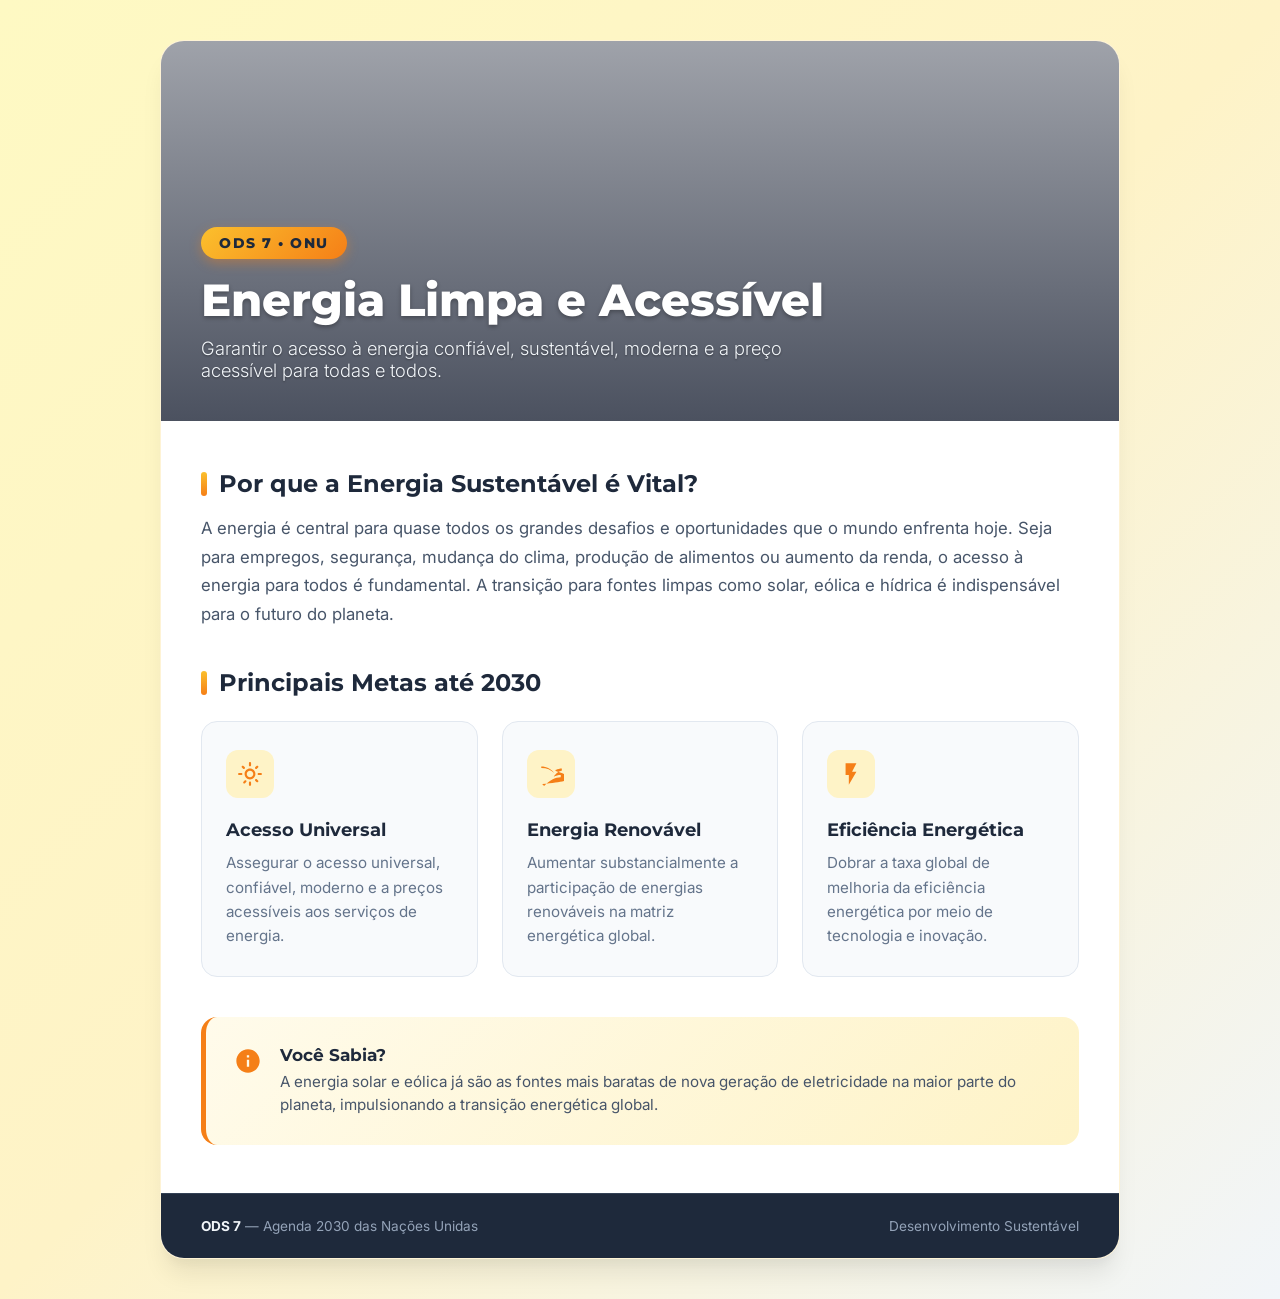
<file: ODS07.html>
<!DOCTYPE html>
<html lang="pt-BR">
<head>
  <meta charset="UTF-8">
  <meta name="viewport" content="width=device-width, initial-scale=1.0">
  <title>ODS 7 - Energia Limpa e Acessível</title>
  
  <!-- Google Fonts: Inter e Montserrat -->
  <link rel="preconnect" href="https://fonts.googleapis.com">
  <link rel="preconnect" href="https://fonts.gstatic.com" crossorigin>
  <link href="https://fonts.googleapis.com/css2?family=Montserrat:wght@500;700;800&family=Inter:wght@300;400;600;700&display=swap" rel="stylesheet">
  
  <!-- Link ligando ao arquivo CSS externo -->
  <link rel="stylesheet" href="css/ODS07.css">
</head>
<body>

  <div class="card-container">
    <!-- Banner Principal -->
    <header class="hero">
      <span class="badge-ods">ODS 7 • ONU</span>
      <h1>Energia Limpa e Acessível</h1>
      <p class="subtitle">Garantir o acesso à energia confiável, sustentável, moderna e a preço acessível para todas e todos.</p>
    </header>

    <!-- Conteúdo Informativo -->
    <main class="content">
      <section class="intro-section">
        <h2 class="section-title">Por que a Energia Sustentável é Vital?</h2>
        <p class="intro-text">
          A energia é central para quase todos os grandes desafios e oportunidades que o mundo enfrenta hoje. Seja para empregos, segurança, mudança do clima, produção de alimentos ou aumento da renda, o acesso à energia para todos é fundamental. A transição para fontes limpas como solar, eólica e hídrica é indispensável para o futuro do planeta.
        </p>
      </section>

      <!-- Metas do ODS 7 -->
      <section>
        <h2 class="section-title">Principais Metas até 2030</h2>
        <div class="grid-metas">
          
          <!-- Card 1 -->
          <div class="meta-card">
            <div class="icon-wrapper">
              <svg viewBox="0 0 24 24"><path d="M12 7c-2.76 0-5 2.24-5 5s2.24 5 5 5 5-2.24 5-5-2.24-5-5-5zm0 8c-1.65 0-3-1.35-3-3s1.35-3 3-3 3 1.35 3 3-1.35 3-3 3zM2 13h2c.55 0 1-.45 1-1s-.45-1-1-1H2c-.55 0-1 .45-1 1s.45 1 1 1zm18 0h2c.55 0 1-.45 1-1s-.45-1-1-1h-2c-.55 0-1 .45-1 1s.45 1 1 1zM11 2v2c0 .55.45 1 1 1s1-.45 1-1V2c0-.55-.45-1-1-1s-1 .45-1 1zm0 18v2c0 .55.45 1 1 1s1-.45 1-1v-2c0-.55-.45-1-1-1s-1 .45-1 1zM5.99 4.58c-.39-.39-1.03-.39-1.41 0s-.39 1.03 0 1.41l1.06 1.06c.39.39 1.03.39 1.41 0s.39-1.03 0-1.41L5.99 4.58zm12.37 12.37c-.39-.39-1.03-.39-1.41 0s-.39 1.03 0 1.41l1.06 1.06c.39.39 1.03.39 1.41 0s.39-1.03 0-1.41l-1.06-1.06zm1.06-12.37c-.39-.39-1.03-.39-1.41 0l-1.06 1.06c-.39.39-.39 1.03 0 1.41s1.03.39 1.41 0l1.06-1.06c.39-.38.39-1.02 0-1.41zM7.05 18.01l-1.06 1.06c-.39.39-.39 1.03 0 1.41s1.03.39 1.41 0l1.06-1.06c.39-.39.39-1.03 0-1.41s-1.02-.39-1.41 0z"/></svg>
            </div>
            <h3>Acesso Universal</h3>
            <p>Assegurar o acesso universal, confiável, moderno e a preços acessíveis aos serviços de energia.</p>
          </div>

          <!-- Card 2 -->
          <div class="meta-card">
            <div class="icon-wrapper">
              <svg viewBox="0 0 24 24"><path d="M17 8C8 10 59 16.17 3.82 21.34l1.78 1.78C10.8 17.9 15.7 15.04 21 15v-2c-2.31 0-4.52.54-6.5 1.5C16.8 10.9 20.3 9 22 9V7c-1.8 0-3.8.5-5.5 1.4V8zM3 3v2c4.97 0 9.25 2.34 11.95 6C12.12 8.35 8.1 6.5 3 6.5V3z"/></svg>
            </div>
            <h3>Energia Renovável</h3>
            <p>Aumentar substancialmente a participação de energias renováveis na matriz energética global.</p>
          </div>

          <!-- Card 3 -->
          <div class="meta-card">
            <div class="icon-wrapper">
              <svg viewBox="0 0 24 24"><path d="M7 2v11h3v9l7-12h-4l4-8z"/></svg>
            </div>
            <h3>Eficiência Energética</h3>
            <p>Dobrar a taxa global de melhoria da eficiência energética por meio de tecnologia e inovação.</p>
          </div>

        </div>
      </section>

      <!-- Caixa de Destaque -->
      <div class="highlight-box">
        <div class="highlight-icon">
          <svg width="28" height="28" viewBox="0 0 24 24" fill="currentColor">
            <path d="M12 2C6.48 2 2 6.48 2 12s4.48 10 10 10 10-4.48 10-10S17.52 2 12 2zm1 15h-2v-6h2v6zm0-8h-2V7h2v2z"/>
          </svg>
        </div>
        <div class="highlight-content">
          <h4>Você Sabia?</h4>
          <p>A energia solar e eólica já são as fontes mais baratas de nova geração de eletricidade na maior parte do planeta, impulsionando a transição energética global.</p>
        </div>
      </div>
    </main>

    <!-- Rodapé -->
    <footer class="footer">
      <span><strong>ODS 7</strong> — Agenda 2030 das Nações Unidas</span>
      <span>Desenvolvimento Sustentável</span>
    </footer>
  </div>

</body>
</html>
</file>
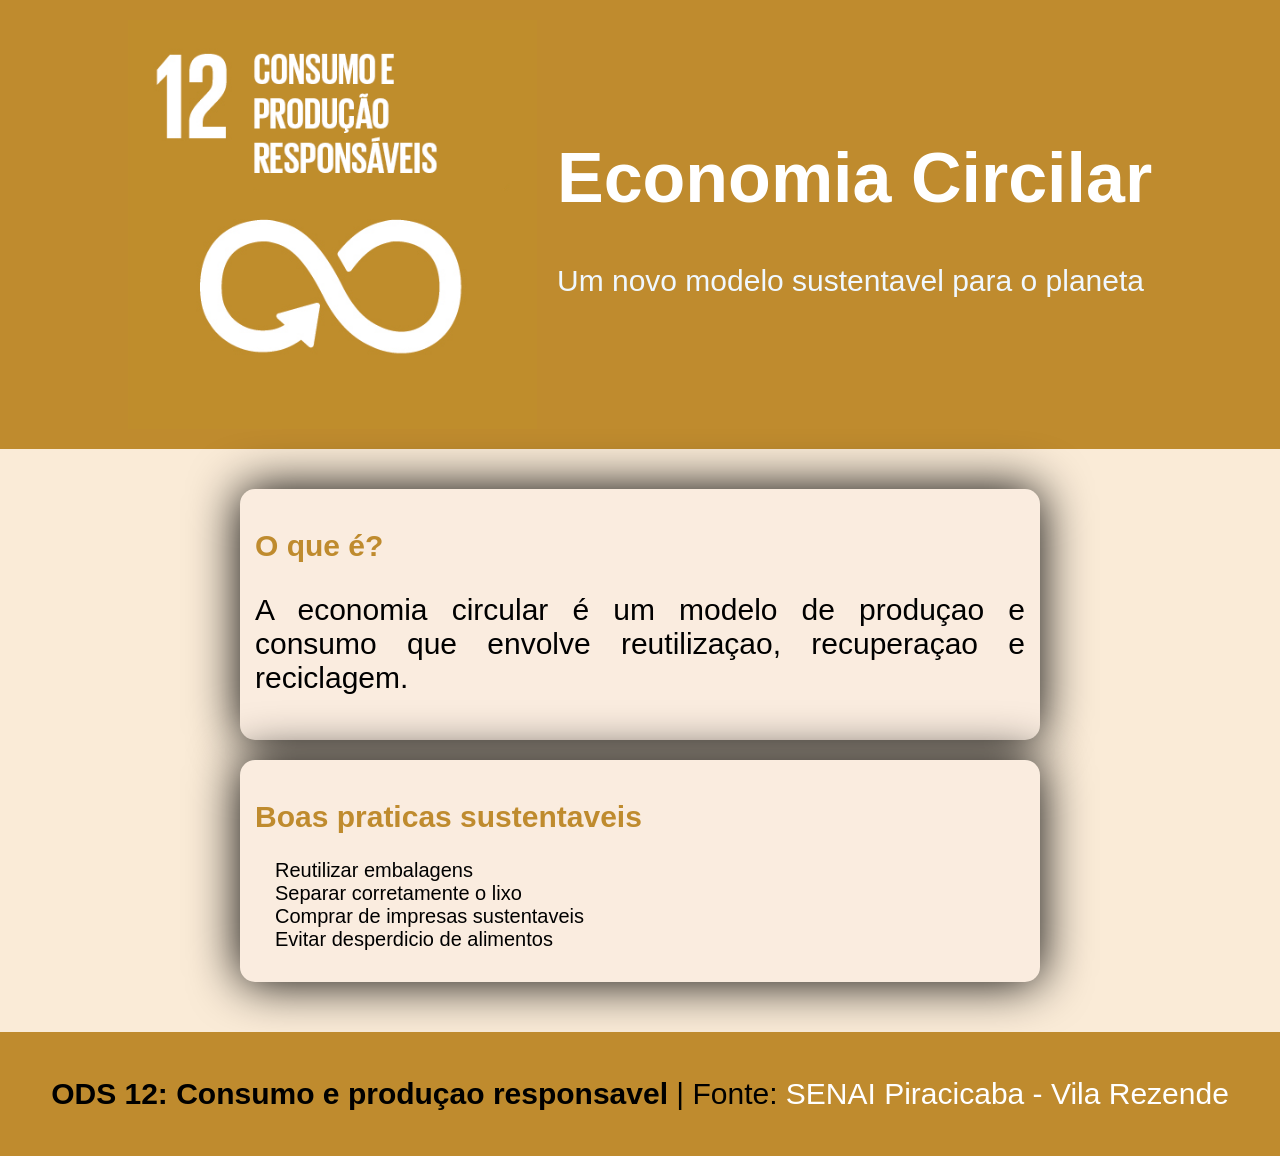
<file: ODS12.html>
<!DOCTYPE html>
<html lang="pt-BR">
<head>
    <meta charset="UTF-8">
    <meta name="viewport" content="width=device-width, initial-scale=1.0">
    <title>ODS 12</title>
    <link rel="stylesheet" href="css/ODS12.css">
</head>
<body>
    <!---tag header se refere a parte superior-->
    <header>
        <div
            class="header-content">
            <img src="imagens/ODS12.png" alt="imagem da ODS 12">
            <div class="header-text">
                <a href="https://www.rn.senai.br/senai-rn-tera-14-projetos-reconhecidos-com-o-selo-ods-educacao-em-natal-e-mossoro/" 
                target="_blank"> <h1>Economia Circilar</h1></a>

                <p>Um novo modelo sustentavel para o planeta</p>
                
            </div>
        </div>
    </header>
   <!--tag section diz respeito a uma secao do site-->
   <section>
    <article>
        <h2> O que é?</h2>
        <p>A economia circular é um modelo de produçao e consumo que envolve
            reutilizaçao, recuperaçao e reciclagem.
        </p>
    </article>

    <article>

        <h2>Boas praticas sustentaveis</h2>
        <ul>
        <li>Reutilizar embalagens</li>
        <li>Separar corretamente o lixo</li>
        <li>Comprar de impresas sustentaveis</li>
        <li>Evitar desperdicio de alimentos</li>
        </ul>
    </article>
   </section>

   <footer>
    <p>
        <strong>
            ODS 12: Consumo e produçao responsavel
        </strong>
        | Fonte:
        <a href="https://www.sp.senai.br/unidade/piracicabavila/" target="_blank">
            SENAI Piracicaba - Vila Rezende
        </a>
    </p>
   </footer>
</body>
</html>
</file>
<file: css/ODS07.css>
:root {
  --ods7-yellow: #fbc02d;
  --ods7-amber: #f57f17;
  --ods7-dark: #1e293b;
  --ods7-light: #fefce8;
  --text-main: #334155;
  --text-muted: #64748b;
  --card-bg: #ffffff;
  --shadow-sm: 0 4px 6px -1px rgba(0, 0, 0, 0.05), 0 2px 4px -1px rgba(0, 0, 0, 0.03);
  --shadow-lg: 0 20px 25px -5px rgba(0, 0, 0, 0.08), 0 10px 10px -5px rgba(0, 0, 0, 0.03);
}

* {
  box-sizing: border-box;
  margin: 0;
  padding: 0;
}

body {
  font-family: 'Inter', sans-serif;
  background: linear-gradient(135deg, #fef9c3 0%, #fef3c7 50%, #f1f5f9 100%);
  color: var(--text-main);
  min-height: 100vh;
  display: flex;
  justify-content: center;
  align-items: center;
  padding: 40px 20px;
}

.card-container {
  max-width: 960px;
  width: 100%;
  background-color: var(--card-bg);
  border-radius: 24px;
  overflow: hidden;
  box-shadow: var(--shadow-lg);
  border: 1px solid rgba(251, 192, 45, 0.2);
}

/* Header e Banner Hero */
.hero {
  position: relative;
  height: 380px;
  background-image: linear-gradient(to bottom, rgba(15, 23, 42, 0.4), rgba(15, 23, 42, 0.75)), 
                    url('https://images.unsplash.com/photo-1466611653911-95081537e5b7?auto=format&fit=crop&w=1200&q=80');
  background-size: cover;
  background-position: center;
  display: flex;
  flex-direction: column;
  justify-content: flex-end;
  padding: 40px;
  color: #ffffff;
}

.badge-ods {
  align-self: flex-start;
  background: linear-gradient(135deg, var(--ods7-yellow), var(--ods7-amber));
  color: var(--ods7-dark);
  font-family: 'Montserrat', sans-serif;
  font-weight: 800;
  font-size: 0.85rem;
  letter-spacing: 1.5px;
  text-transform: uppercase;
  padding: 8px 18px;
  border-radius: 50px;
  margin-bottom: 16px;
  box-shadow: 0 4px 12px rgba(245, 127, 23, 0.4);
}

.hero h1 {
  font-family: 'Montserrat', sans-serif;
  font-size: 2.8rem;
  font-weight: 800;
  line-height: 1.15;
  text-shadow: 0 2px 4px rgba(0,0,0,0.3);
  margin-bottom: 10px;
}

.hero p.subtitle {
  font-size: 1.15rem;
  font-weight: 300;
  color: #f1f5f9;
  max-width: 650px;
  text-shadow: 0 1px 2px rgba(0,0,0,0.4);
}

/* Conteúdo Principal */
.content {
  padding: 48px 40px;
}

.intro-section {
  margin-bottom: 40px;
}

.section-title {
  font-family: 'Montserrat', sans-serif;
  font-size: 1.5rem;
  font-weight: 700;
  color: var(--ods7-dark);
  margin-bottom: 16px;
  display: flex;
  align-items: center;
  gap: 12px;
}

.section-title::before {
  content: '';
  display: inline-block;
  width: 6px;
  height: 24px;
  background: linear-gradient(to bottom, var(--ods7-yellow), var(--ods7-amber));
  border-radius: 3px;
}

.intro-text {
  font-size: 1.05rem;
  line-height: 1.7;
  color: #475569;
}

/* Cards de Metas */
.grid-metas {
  display: grid;
  grid-template-columns: repeat(auto-fit, minmax(260px, 1fr));
  gap: 24px;
  margin-top: 24px;
}

.meta-card {
  background: #f8fafc;
  border: 1px solid #e2e8f0;
  border-radius: 16px;
  padding: 28px 24px;
  transition: all 0.3s ease;
  position: relative;
  overflow: hidden;
}

.meta-card::before {
  content: '';
  position: absolute;
  top: 0;
  left: 0;
  width: 100%;
  height: 4px;
  background: linear-gradient(90deg, var(--ods7-yellow), var(--ods7-amber));
  opacity: 0;
  transition: opacity 0.3s ease;
}

.meta-card:hover {
  transform: translateY(-5px);
  box-shadow: var(--shadow-lg);
  background: #ffffff;
}

.meta-card:hover::before {
  opacity: 1;
}

.icon-wrapper {
  width: 48px;
  height: 48px;
  background-color: #fef3c7;
  border-radius: 12px;
  display: flex;
  align-items: center;
  justify-content: center;
  margin-bottom: 20px;
  color: var(--ods7-amber);
}

.icon-wrapper svg {
  width: 26px;
  height: 26px;
  fill: currentColor;
}

.meta-card h3 {
  font-family: 'Montserrat', sans-serif;
  font-size: 1.15rem;
  font-weight: 700;
  color: var(--ods7-dark);
  margin-bottom: 10px;
}

.meta-card p {
  font-size: 0.95rem;
  line-height: 1.6;
  color: var(--text-muted);
}

/* Banner Highlight */
.highlight-box {
  margin-top: 40px;
  background: linear-gradient(135deg, #fffbeb 0%, #fef3c7 100%);
  border-radius: 16px;
  padding: 28px;
  border-left: 5px solid var(--ods7-amber);
  display: flex;
  align-items: flex-start;
  gap: 18px;
}

.highlight-icon {
  color: var(--ods7-amber);
  flex-shrink: 0;
  margin-top: 2px;
}

.highlight-content h4 {
  font-family: 'Montserrat', sans-serif;
  font-weight: 700;
  color: var(--ods7-dark);
  margin-bottom: 6px;
  font-size: 1.05rem;
}

.highlight-content p {
  font-size: 0.95rem;
  color: #475569;
  line-height: 1.5;
}

/* Footer */
.footer {
  background-color: var(--ods7-dark);
  color: #94a3b8;
  padding: 24px 40px;
  text-align: center;
  font-size: 0.85rem;
  display: flex;
  justify-content: space-between;
  align-items: center;
  border-top: 1px solid #334155;
}

.footer strong {
  color: #f1f5f9;
}

/* Responsividade */
@media (max-width: 768px) {
  body {
    padding: 12px;
  }

  .hero {
    height: 320px;
    padding: 24px;
  }

  .hero h1 {
    font-size: 2rem;
  }

  .content {
    padding: 32px 20px;
  }

  .footer {
    flex-direction: column;
    gap: 8px;
    text-align: center;
  }
}
</file>
<file: css/ODS12.css>
body {
    background-color: antiquewhite;
    font-family: 'Segoe UI', Tahoma, Geneva, Verdana, sans-serif;
    margin: 0;
    padding: 0;
}

header{
    background-color: #bf8b2e;
    color: aliceblue;
    padding: 20px;
}

.header-content{
    display: flex;
    align-items: center;
    justify-content: center;
    gap: 20px;
    flex-wrap: wrap;
}

.header-text{
    margin-bottom: 30px;
}

h1{
    font-size: 70px;
}

p{
    font-size: 30px;
}

img{
    width: 33%;
    height: auto;

}

a{
    text-decoration:none;
    color: white;
}

a:hover{
    text-decoration: underline;
}

section{
    padding: 20px;
    max-width: 800px;
    margin: auto;
    text-align: justify;

}

article{
    background-color: rgb(250, 236, 223);
    padding: 15px;
    border-radius: 15px;
    margin-top: 20px;
    box-shadow: 0 0 50px black
}

ul{
    margin-top: 10px;
    padding-left: 20px;
    list-style: none;
}

li{
    font-size: 20px;
}

h2{
    color: #bf8b2e;
    font-size: 30px;
}

footer{
    background-color: #bf8b2e;
    padding: 15px;
    text-align: center;
    margin-top: 30px;
    font-size: 30px;
}

@media (max-width: 768px) {
    img {
        width: 50%;
    }

     h1 {
font-size: 40px;
    }

    p {
        font-size: 20px;
    }
}
</file>
